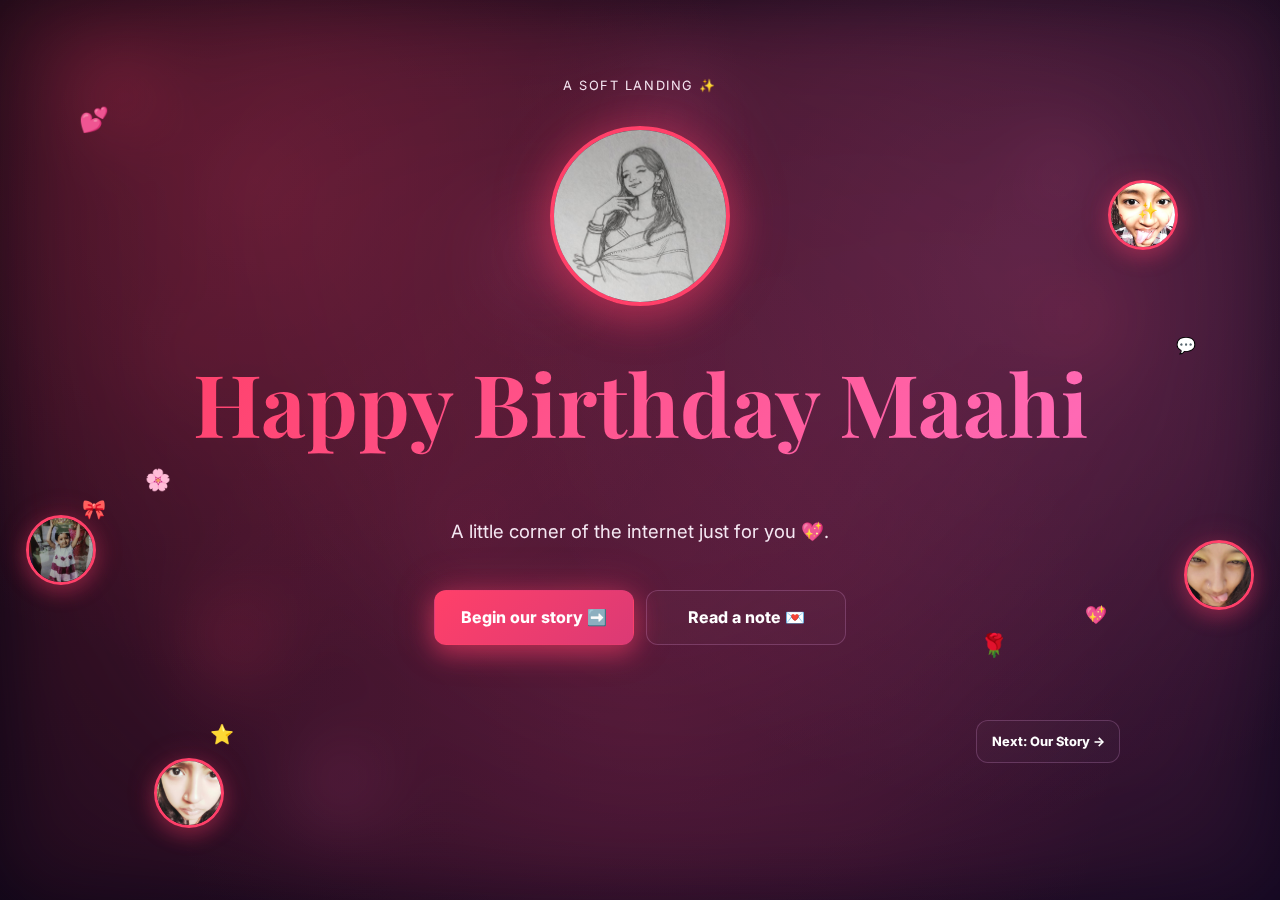
<file: index.html>
<!doctype html>
<html lang="en">
<head>
  <meta charset="utf-8" />
  <meta name="viewport" content="width=device-width, initial-scale=1" />
  <title>For You</title>
  <link rel="preconnect" href="https://fonts.googleapis.com">
  <link rel="preconnect" href="https://fonts.gstatic.com" crossorigin>
  <link href="https://fonts.googleapis.com/css2?family=Playfair+Display:wght@400;600;700&family=Inter:wght@300;400;600&display=swap" rel="stylesheet">
  <link rel="stylesheet" href="styles.css" />
</head>
<body>
  <div class="bg-anim" aria-hidden="true"></div>
  <div class="floating-stickers">
    <div class="sticker sticker1">💕</div>
    <div class="sticker sticker2">✨</div>
    <div class="sticker sticker3">🌸</div>
    <div class="sticker sticker4">💖</div>
    <div class="sticker sticker5">⭐</div>
    <div class="sticker sticker6">🌹</div>
    <div class="sticker sticker7">💬</div>
    <div class="sticker sticker8">🎀</div>
  </div>
  <img src="images/circle-1.jpg" alt="Decorative sticker 1" class="circular-img img1">
  <img src="images/circle-2.jpg" alt="Decorative sticker 2" class="circular-img img2">
  <img src="images/circle-3.jpg" alt="Decorative sticker 3" class="circular-img img3">
  <img src="images/circle-4.jpg" alt="Decorative sticker 4" class="circular-img img4">
  <nav class="nav">
    <a class="brand" href="index.html">For You</a>
    <div class="nav-links">
      <a href="story.html">Story</a>
      <a href="messages.html">Messages</a>
      <a href="gallery.html">Gallery</a>
      <a href="compliments.html">Compliments</a>
      <a href="personalized.html">Us</a>
    </div>
  </nav>

  <main class="page hero">
    <p class="eyebrow">A soft landing ✨</p>
    <img src="first.jpg" alt="Profile" class="hero-image">
    <h1 class="her-name" contenteditable="false" spellcheck="false">Happy Birthday Maahi</h1>
    <p class="tagline">A little corner of the internet just for you 💖.</p>
    <div class="cta-row">
      <a class="btn primary" href="story.html">Begin our story ➡️</a>
      <a class="btn ghost" href="messages.html">Read a note 💌</a>
    </div>
  </main>

  <footer class="footer">
    <a class="btn ghost" href="story.html">Next: Our Story →</a>
  </footer>
  <script src="script.js"></script>
</body>
</html>
</file>
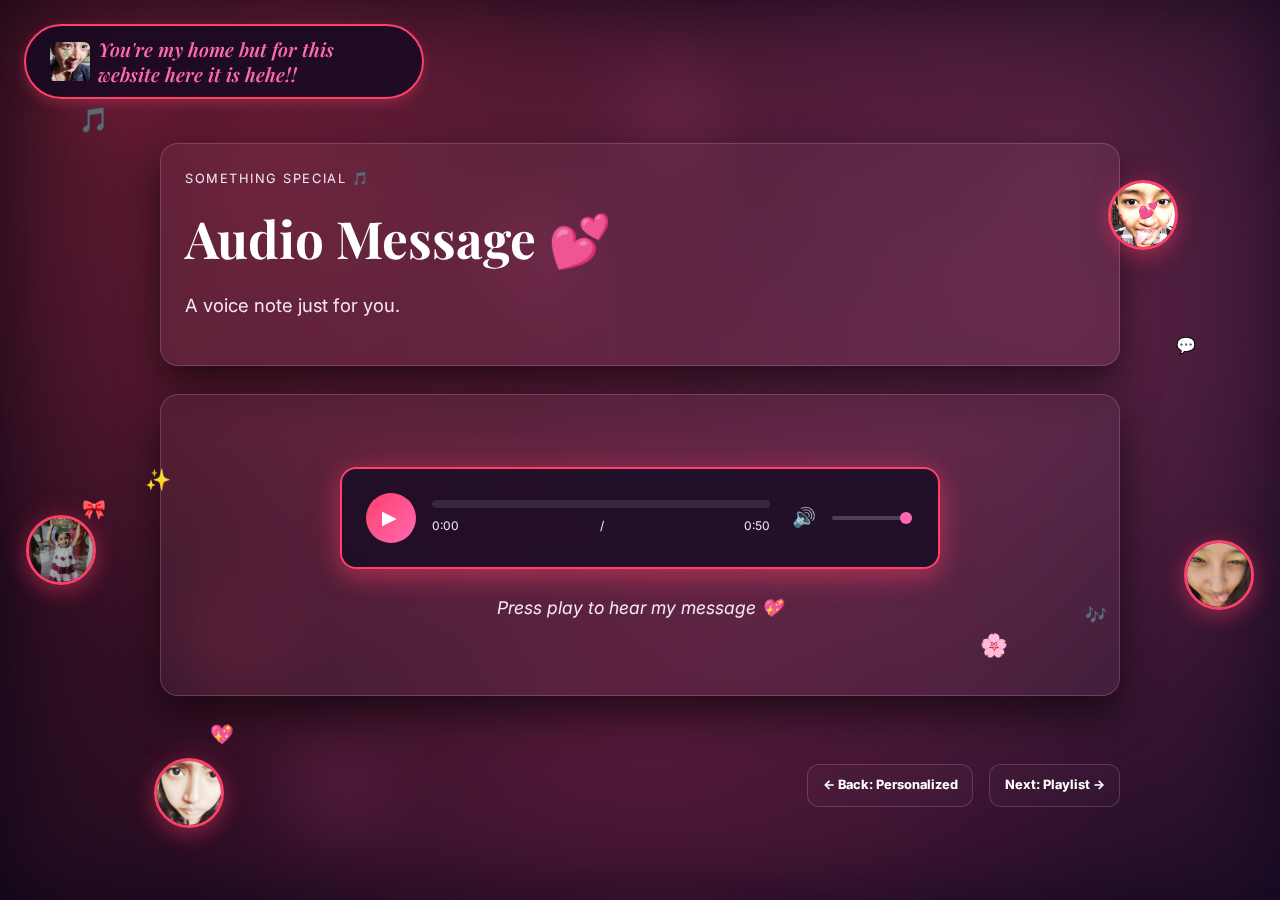
<file: audio.html>
<!doctype html>
<html lang="en">
<head>
  <meta charset="utf-8" />
  <meta name="viewport" content="width=device-width, initial-scale=1" />
  <title>Audio Message</title>
  <link rel="preconnect" href="https://fonts.googleapis.com">
  <link rel="preconnect" href="https://fonts.gstatic.com" crossorigin>
  <link href="https://fonts.googleapis.com/css2?family=Playfair+Display:wght@400;600;700&family=Inter:wght@300;400;600&display=swap" rel="stylesheet">
  <link rel="stylesheet" href="styles.css" />
</head>
<body>
  <a href="index.html" class="home-btn" title="Back to Home">
    <img src="home-icon.png" alt="Home" class="home-icon">
    <span class="cloud-text">You're my home but for this website here it is hehe!!</span>
  </a>
  <div class="bg-anim" aria-hidden="true"></div>
  <div class="floating-stickers">
    <div class="sticker sticker1">🎵</div>
    <div class="sticker sticker2">💕</div>
    <div class="sticker sticker3">✨</div>
    <div class="sticker sticker4">🎶</div>
    <div class="sticker sticker5">💖</div>
    <div class="sticker sticker6">🌸</div>
    <div class="sticker sticker7">💬</div>
    <div class="sticker sticker8">🎀</div>
  </div>
  <img src="images/circle-1.jpg" alt="Decorative sticker 1" class="circular-img img1">
  <img src="images/circle-2.jpg" alt="Decorative sticker 2" class="circular-img img2">
  <img src="images/circle-3.jpg" alt="Decorative sticker 3" class="circular-img img3">
  <img src="images/circle-4.jpg" alt="Decorative sticker 4" class="circular-img img4">
  <nav class="nav">
    <a class="brand" href="index.html">For You</a>
    <div class="nav-links">
      <a href="story.html">Story</a>
      <a href="messages.html">Messages</a>
      <a href="gallery.html">Gallery</a>
      <a href="compliments.html">Compliments</a>
      <a href="personalized.html">Us</a>
    </div>
  </nav>

  <main class="page">
    <header class="section">
      <p class="eyebrow">Something special 🎵</p>
      <h1>Audio Message 💕</h1>
      <p class="tagline">A voice note just for you.</p>
    </header>

    <section class="section" id="audio-player">
      <div class="audio-container">
        <audio id="audio" class="audio-element">
          <source src="your-audio.mp3" type="audio/mpeg">
          Your browser does not support the audio element.
        </audio>
        <div class="custom-audio-player">
          <button id="playPauseBtn" class="play-btn" aria-label="Play">▶</button>
          <div class="progress-container">
            <div class="progress-bar">
              <div class="progress-fill" id="progressFill"></div>
            </div>
            <div class="time-display">
              <span id="currentTime">0:00</span> / <span id="duration">0:00</span>
            </div>
          </div>
          <div class="volume-control">
            <button id="muteBtn" aria-label="Mute">🔊</button>
            <input type="range" id="volumeSlider" min="0" max="100" value="100" class="volume-slider">
          </div>
        </div>
        <p class="audio-caption">Press play to hear my message 💖</p>
      </div>
    </section>
  </main>

  <footer class="footer">
    <a class="btn ghost" href="personalized.html">← Back: Personalized</a>
    <a class="btn ghost" href="playlist.html">Next: Playlist →</a>
  </footer>
  <script src="script.js"></script>
</body>
</html>
</file>
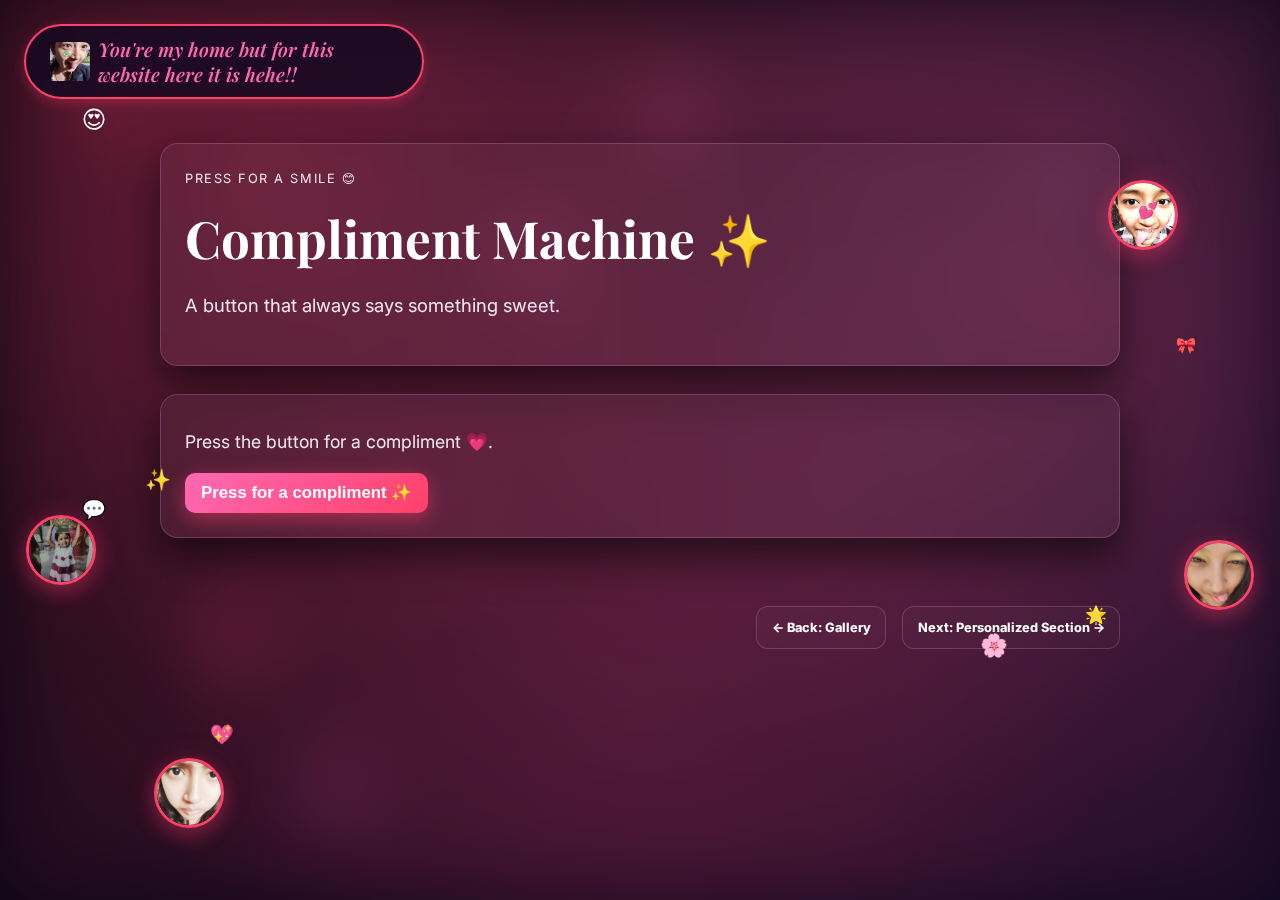
<file: compliments.html>
<!doctype html>
<html lang="en">
<head>
  <meta charset="utf-8" />
  <meta name="viewport" content="width=device-width, initial-scale=1" />
  <title>Compliment Generator</title>
  <link rel="preconnect" href="https://fonts.googleapis.com">
  <link rel="preconnect" href="https://fonts.gstatic.com" crossorigin>
  <link href="https://fonts.googleapis.com/css2?family=Playfair+Display:wght@400;600;700&family=Inter:wght@300;400;600&display=swap" rel="stylesheet">
  <link rel="stylesheet" href="styles.css" />
</head>
<body>
  <a href="index.html" class="home-btn" title="Back to Home">
    <img src="home-icon.png" alt="Home" class="home-icon">
    <span class="cloud-text">You're my home but for this website here it is hehe!!</span>
  </a>
  <div class="bg-anim" aria-hidden="true"></div>
  <div class="floating-stickers">
    <div class="sticker sticker1">😍</div>
    <div class="sticker sticker2">💕</div>
    <div class="sticker sticker3">✨</div>
    <div class="sticker sticker4">🌟</div>
    <div class="sticker sticker5">💖</div>
    <div class="sticker sticker6">🌸</div>
    <div class="sticker sticker7">🎀</div>
    <div class="sticker sticker8">💬</div>
  </div>
  <img src="images/circle-1.jpg" alt="Decorative sticker 1" class="circular-img img1">
  <img src="images/circle-2.jpg" alt="Decorative sticker 2" class="circular-img img2">
  <img src="images/circle-3.jpg" alt="Decorative sticker 3" class="circular-img img3">
  <img src="images/circle-4.jpg" alt="Decorative sticker 4" class="circular-img img4">
  <nav class="nav">
    <a class="brand" href="index.html">For You</a>
    <div class="nav-links">
      <a href="story.html">Story</a>
      <a href="messages.html">Messages</a>
      <a href="gallery.html">Gallery</a>
      <a href="compliments.html">Compliments</a>
      <a href="personalized.html">Us</a>
    </div>
  </nav>

  <main class="page">
    <header class="section">
      <p class="eyebrow">Press for a smile 😊</p>
      <h1>Compliment Machine ✨</h1>
      <p class="tagline">A button that always says something sweet.</p>
    </header>

    <section class="section" id="compliments">
      <p class="compliment" aria-live="polite" style="font-size:1.1rem;">Press the button for a compliment 💗.</p>
      <button id="compliment-btn" class="btn primary" style="font-size:1.05rem;">Press for a compliment ✨</button>
    </section>
  </main>

  <footer class="footer">    <a class="btn ghost" href="gallery.html">← Back: Gallery</a>    <a class="btn ghost" href="personalized.html">Next: Personalized Section →</a>
  </footer>
  <script src="script.js"></script>
</body>
</html>
</file>
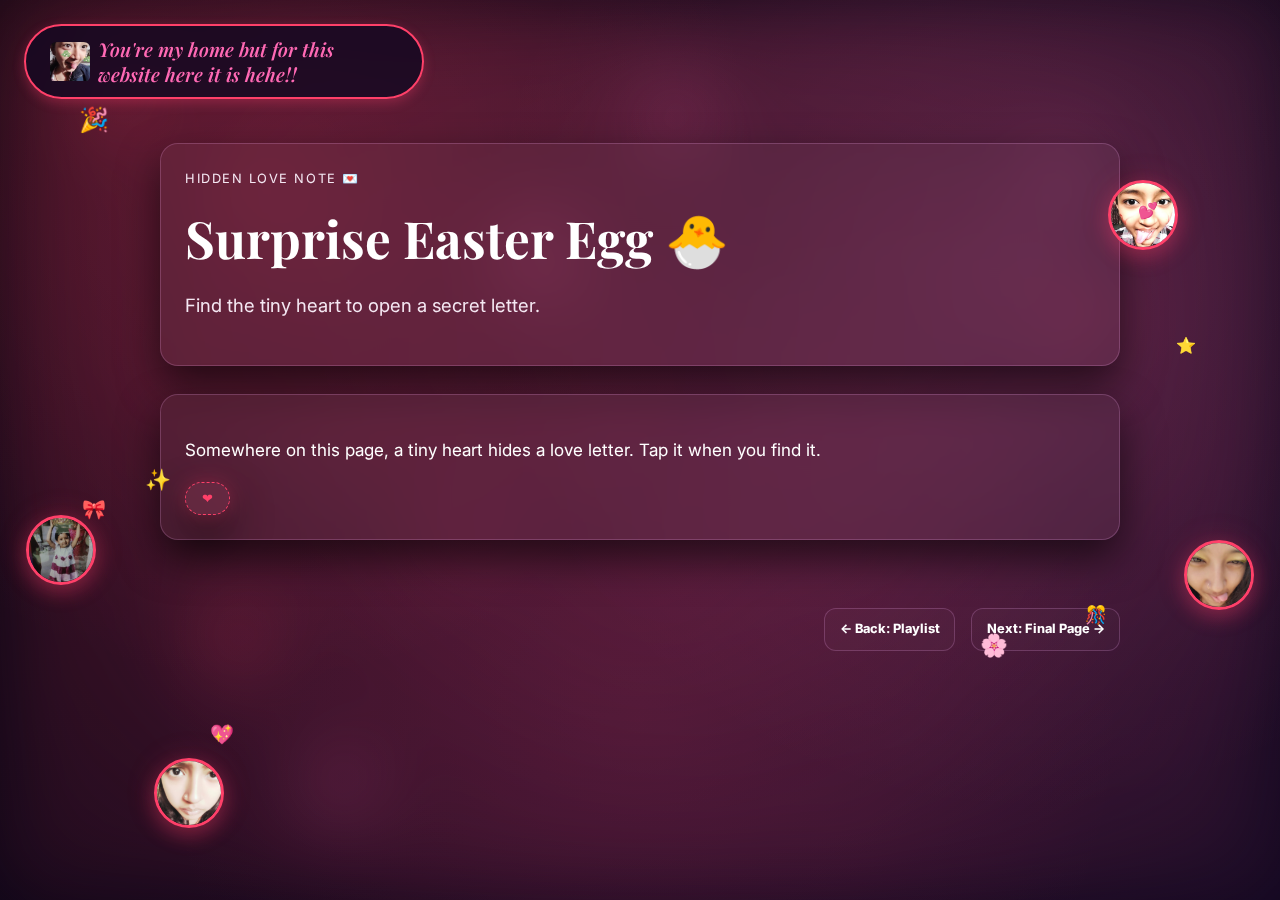
<file: easter-egg.html>
<!doctype html>
<html lang="en">
<head>
  <meta charset="utf-8" />
  <meta name="viewport" content="width=device-width, initial-scale=1" />
  <title>Surprise Easter Egg</title>
  <link rel="preconnect" href="https://fonts.googleapis.com">
  <link rel="preconnect" href="https://fonts.gstatic.com" crossorigin>
  <link href="https://fonts.googleapis.com/css2?family=Playfair+Display:wght@400;600;700&family=Inter:wght@300;400;600&display=swap" rel="stylesheet">
  <link rel="stylesheet" href="styles.css" />
</head>
<body>
  <a href="index.html" class="home-btn" title="Back to Home">
    <img src="home-icon.png" alt="Home" class="home-icon">
    <span class="cloud-text">You're my home but for this website here it is hehe!!</span>
  </a>
  <div class="bg-anim" aria-hidden="true"></div>
  <div class="floating-stickers">
    <div class="sticker sticker1">🎉</div>
    <div class="sticker sticker2">💕</div>
    <div class="sticker sticker3">✨</div>
    <div class="sticker sticker4">🎊</div>
    <div class="sticker sticker5">💖</div>
    <div class="sticker sticker6">🌸</div>
    <div class="sticker sticker7">⭐</div>
    <div class="sticker sticker8">🎀</div>
  </div>
  <img src="images/circle-1.jpg" alt="Decorative sticker 1" class="circular-img img1">
  <img src="images/circle-2.jpg" alt="Decorative sticker 2" class="circular-img img2">
  <img src="images/circle-3.jpg" alt="Decorative sticker 3" class="circular-img img3">
  <img src="images/circle-4.jpg" alt="Decorative sticker 4" class="circular-img img4">
  <nav class="nav">
    <a class="brand" href="index.html">For You</a>
    <div class="nav-links">
      <a href="story.html">Story</a>
      <a href="messages.html">Messages</a>
      <a href="gallery.html">Gallery</a>
      <a href="compliments.html">Compliments</a>
      <a href="personalized.html">Us</a>
    </div>
  </nav>

  <main class="page">
    <header class="section">
      <p class="eyebrow">Hidden love note 💌</p>
      <h1>Surprise Easter Egg 🐣</h1>
      <p class="tagline">Find the tiny heart to open a secret letter.</p>
    </header>

    <section class="section" id="easter">
      <p>Somewhere on this page, a tiny heart hides a love letter. Tap it when you find it.</p>
      <button class="heart" aria-label="hidden heart">❤</button>
    </section>
  </main>

  <div id="note-modal" class="modal" hidden>
    <div class="modal-backdrop"></div>
    <div class="modal-content">
      <button class="modal-close" id="close-note-modal" aria-label="Close">✕</button>
      <p id="note-content"></p>
    </div>
  </div>

  <footer class="footer">
    <a class="btn ghost" href="playlist.html">← Back: Playlist</a>
    <a class="btn ghost" href="final.html">Next: Final Page →</a>
  </footer>
  <script src="script.js"></script>
</body>
</html>
</file>
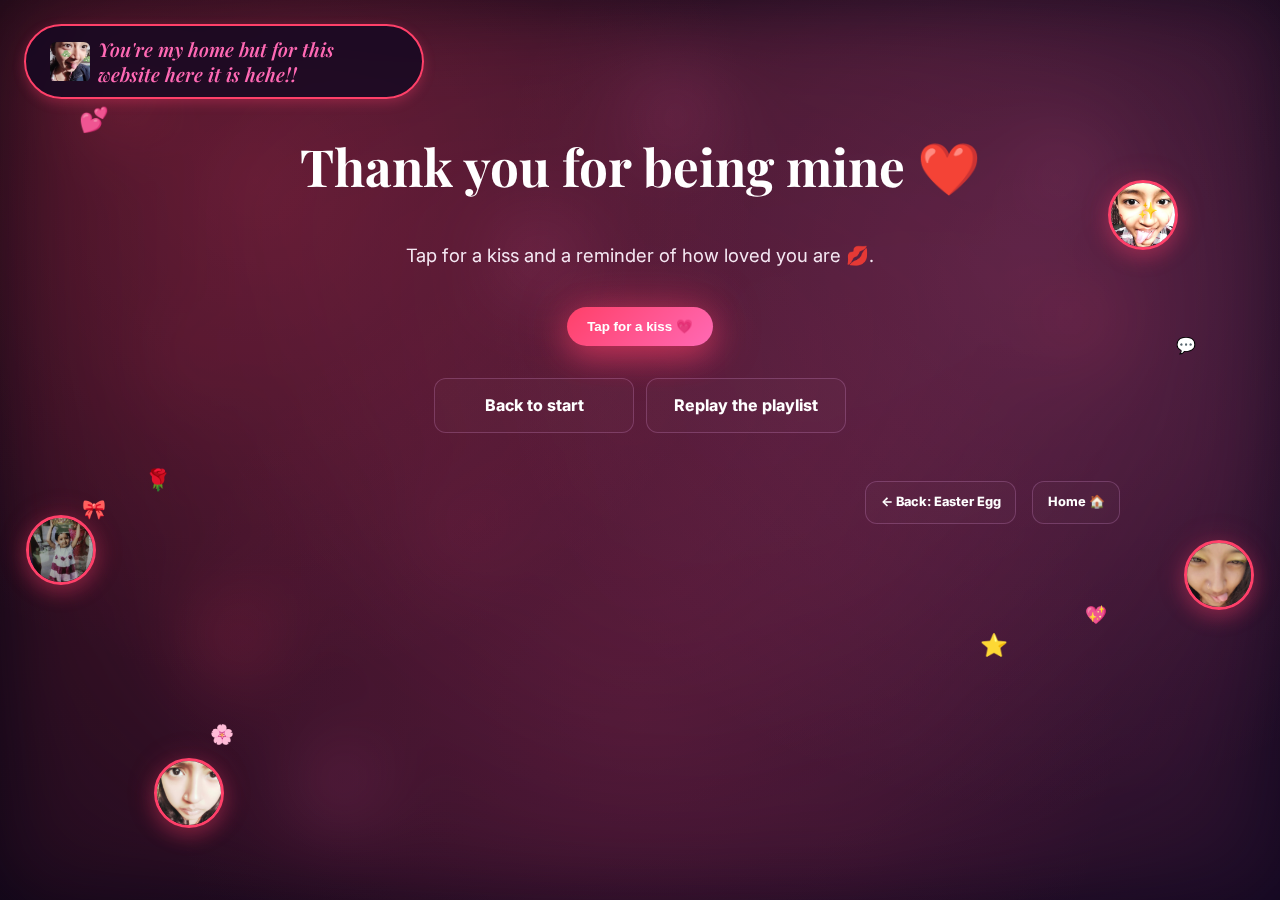
<file: final.html>
<!doctype html>
<html lang="en">
<head>
  <meta charset="utf-8" />
  <meta name="viewport" content="width=device-width, initial-scale=1" />
  <title>Final Page</title>
  <link rel="preconnect" href="https://fonts.googleapis.com">
  <link rel="preconnect" href="https://fonts.gstatic.com" crossorigin>
  <link href="https://fonts.googleapis.com/css2?family=Playfair+Display:wght@400;600;700&family=Inter:wght@300;400;600&display=swap" rel="stylesheet">
  <link rel="stylesheet" href="styles.css" />
</head>
<body>
  <a href="index.html" class="home-btn" title="Back to Home">
    <img src="home-icon.png" alt="Home" class="home-icon">
    <span class="cloud-text">You're my home but for this website here it is hehe!!</span>
  </a>
  <div class="bg-anim" aria-hidden="true"></div>
  <div class="floating-stickers">
    <div class="sticker sticker1">💕</div>
    <div class="sticker sticker2">✨</div>
    <div class="sticker sticker3">🌹</div>
    <div class="sticker sticker4">💖</div>
    <div class="sticker sticker5">🌸</div>
    <div class="sticker sticker6">⭐</div>
    <div class="sticker sticker7">💬</div>
    <div class="sticker sticker8">🎀</div>
  </div>
  <img src="images/circle-1.jpg" alt="Decorative sticker 1" class="circular-img img1">
  <img src="images/circle-2.jpg" alt="Decorative sticker 2" class="circular-img img2">
  <img src="images/circle-3.jpg" alt="Decorative sticker 3" class="circular-img img3">
  <img src="images/circle-4.jpg" alt="Decorative sticker 4" class="circular-img img4">
  <nav class="nav">
    <a class="brand" href="index.html">For You</a>
    <div class="nav-links">
      <a href="story.html">Story</a>
      <a href="messages.html">Messages</a>
      <a href="gallery.html">Gallery</a>
      <a href="compliments.html">Compliments</a>
      <a href="personalized.html">Us</a>
    </div>
  </nav>

  <main class="page final">
    <h1>Thank you for being mine ❤️</h1>
    <p class="tagline">Tap for a kiss and a reminder of how loved you are 💋.</p>
    <button id="kiss">Tap for a kiss 💗</button>
    <div class="kiss-anim" aria-hidden="true" hidden>💋</div>
    <div class="cta-row" style="margin-top:1rem;">
      <a class="btn ghost" href="index.html">Back to start</a>
      <a class="btn ghost" href="playlist.html">Replay the playlist</a>
    </div>
  </main>

  <footer class="footer">
    <a class="btn ghost" href="easter-egg.html">← Back: Easter Egg</a>
    <a class="btn ghost" href="index.html">Home 🏠</a>
  </footer>

  <script src="script.js"></script>
</body>
</html>
</file>
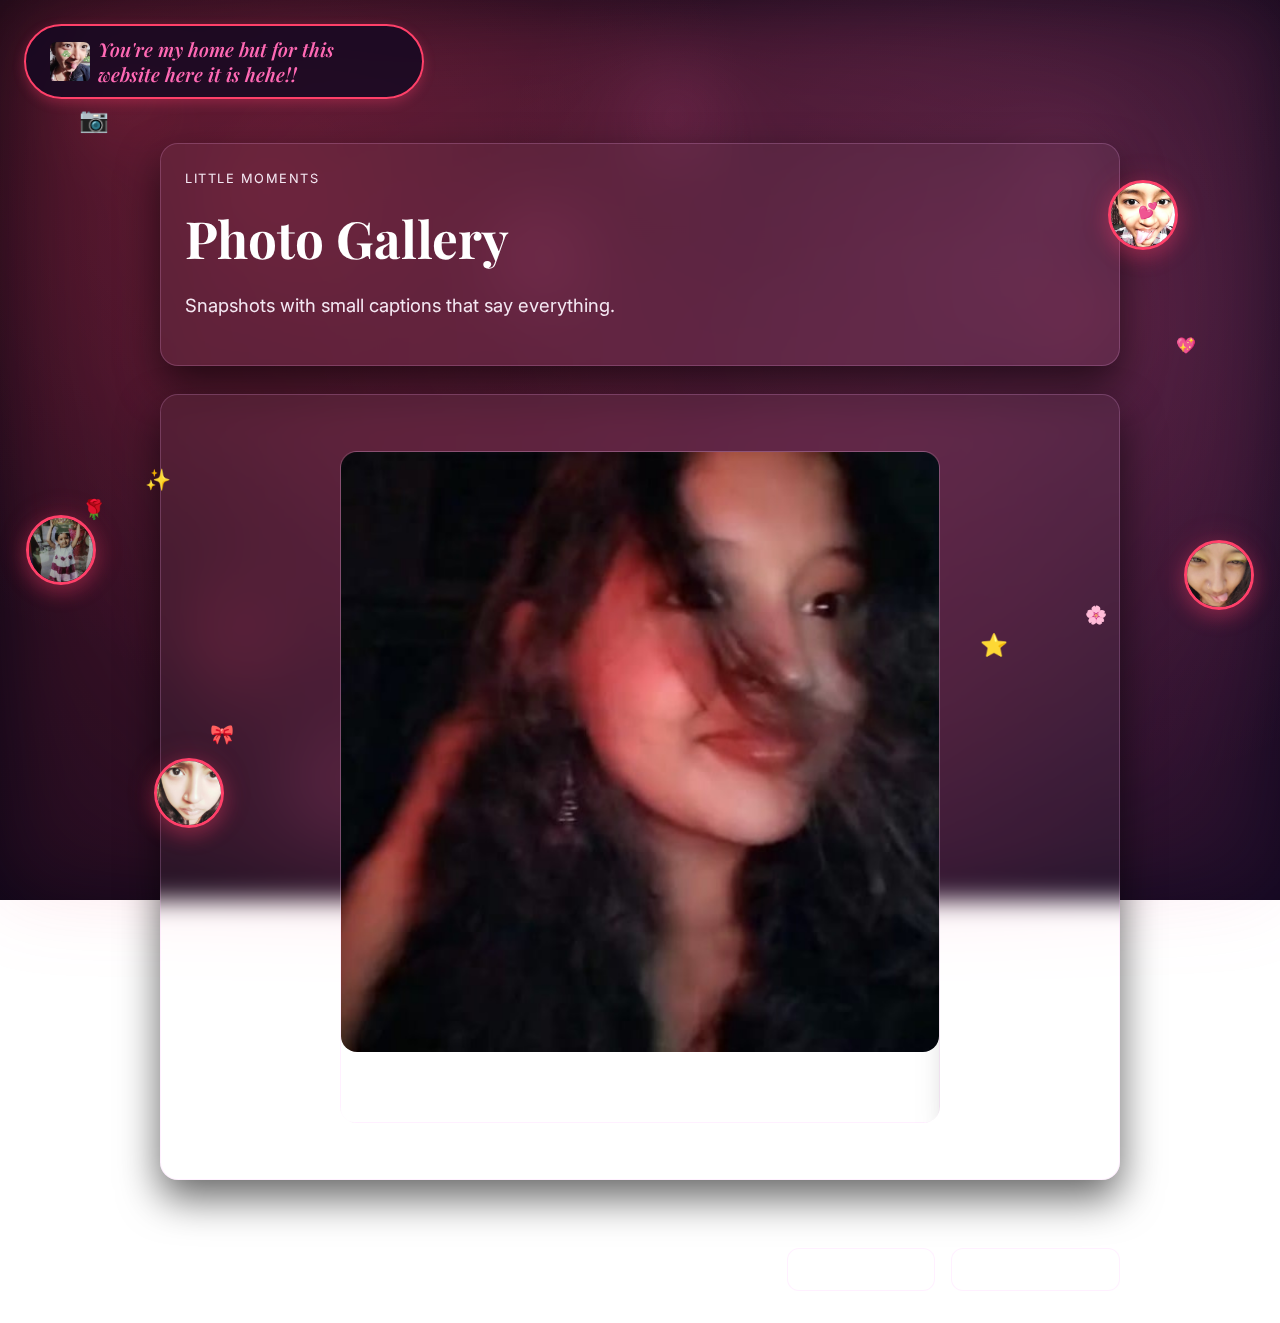
<file: gallery.html>
﻿<!doctype html>
<html lang="en">
<head>
  <meta charset="utf-8" />
  <meta name="viewport" content="width=device-width, initial-scale=1" />
  <title>Photo Gallery</title>
  <link rel="preconnect" href="https://fonts.googleapis.com">
  <link rel="preconnect" href="https://fonts.gstatic.com" crossorigin>
  <link href="https://fonts.googleapis.com/css2?family=Playfair+Display:wght@400;600;700&family=Inter:wght@300;400;600&display=swap" rel="stylesheet">
  <link rel="stylesheet" href="styles.css" />
</head>
<body>
  <a href="index.html" class="home-btn" title="Back to Home">
    <img src="home-icon.png" alt="Home" class="home-icon">
    <span class="cloud-text">You're my home but for this website here it is hehe!!</span>
  </a>
  <div class="bg-anim" aria-hidden="true"></div>
  <div class="floating-stickers">
    <div class="sticker sticker1">📷</div>
    <div class="sticker sticker2">💕</div>
    <div class="sticker sticker3">✨</div>
    <div class="sticker sticker4">🌸</div>
    <div class="sticker sticker5">🎀</div>
    <div class="sticker sticker6">⭐</div>
    <div class="sticker sticker7">💖</div>
    <div class="sticker sticker8">🌹</div>
  </div>
  <img src="images/circle-1.jpg" alt="Decorative sticker 1" class="circular-img img1">
  <img src="images/circle-2.jpg" alt="Decorative sticker 2" class="circular-img img2">
  <img src="images/circle-3.jpg" alt="Decorative sticker 3" class="circular-img img3">
  <img src="images/circle-4.jpg" alt="Decorative sticker 4" class="circular-img img4">
  <nav class="nav">
    <a class="brand" href="index.html">For You</a>
    <div class="nav-links">
      <a href="story.html">Story</a>
      <a href="messages.html">Messages</a>
      <a href="gallery.html">Gallery</a>
      <a href="compliments.html">Compliments</a>
      <a href="personalized.html">Us</a>
    </div>
  </nav>

  <main class="page">
    <header class="section">
      <p class="eyebrow">Little moments </p>
      <h1>Photo Gallery </h1>
      <p class="tagline">Snapshots with small captions that say everything.</p>
    </header>

    <section class="section" id="gallery">
      <div class="carousel">
        <div class="carousel-track">
          <figure class="carousel-slide">
            <img src="1.jpeg" alt="Memory 1" />
            <figcaption>This day. This smile. My weakness. </figcaption>
          </figure>
          <figure class="carousel-slide">
            <img src="2.jpeg" alt="Memory 2" />
            <figcaption>I still can't believe I get to call you mine. </figcaption>
          </figure>
          <figure class="carousel-slide">
            <img src="3.jpeg " alt="Memory 3" />
            <figcaption>Your laughter is my favorite song. </figcaption>
          </figure>
          <figure class="carousel-slide">
            <img src="4.jpeg" alt="Memory 4" />
            <figcaption>Every adventure is better with you. </figcaption>
          </figure>
          <figure class="carousel-slide">
            <img src="5.jpeg" alt="Memory 5" />
            <figcaption>Small moments, big feelings. Always you. </figcaption>
          </figure>
          <figure class="carousel-slide">
            <img src="6.jpeg" alt="Memory 6" />
            <figcaption>Sunsets feel softer next to you. </figcaption>
          </figure>
          <figure class="carousel-slide">
            <img src="7.jpeg" alt="Memory 7" />
            <figcaption>Seven reasons? I only need one: you. </figcaption>
          </figure>
        </div>
      </div>
    </section>
  </main>

  <footer class="footer">
    <a class="btn ghost" href="messages.html">← Back: Messages</a>
    <a class="btn ghost" href="compliments.html">Next: Compliments →</a>
  </footer>
  <script src="script.js"></script>
</body>
</html>
</file>
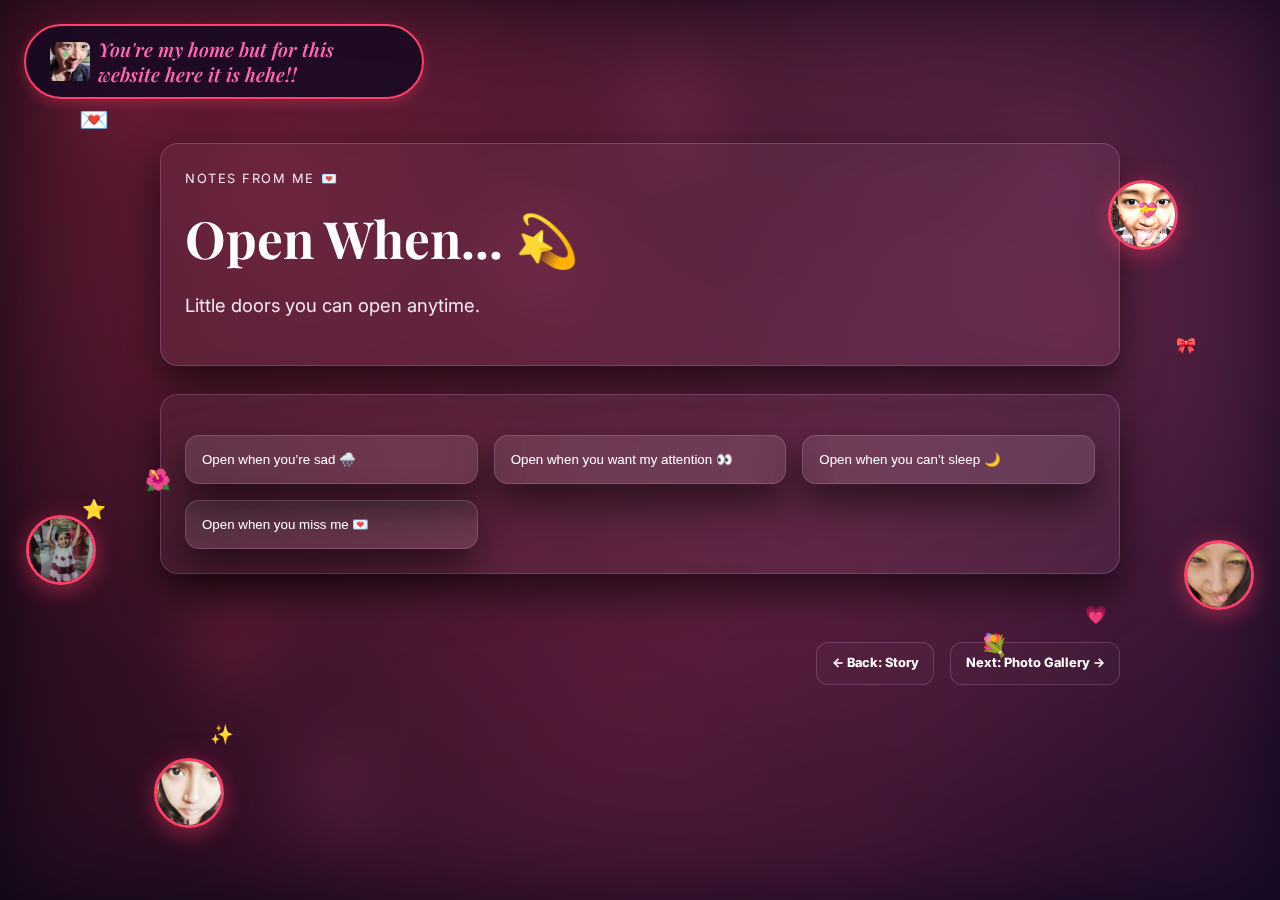
<file: messages.html>
<!doctype html>
<html lang="en">
<head>
  <meta charset="utf-8" />
  <meta name="viewport" content="width=device-width, initial-scale=1" />
  <title>Open When Messages</title>
  <link rel="preconnect" href="https://fonts.googleapis.com">
  <link rel="preconnect" href="https://fonts.gstatic.com" crossorigin>
  <link href="https://fonts.googleapis.com/css2?family=Playfair+Display:wght@400;600;700&family=Inter:wght@300;400;600&display=swap" rel="stylesheet">
  <link rel="stylesheet" href="styles.css" />
</head>
<body>
  <a href="index.html" class="home-btn" title="Back to Home">
    <img src="home-icon.png" alt="Home" class="home-icon">
    <span class="cloud-text">You're my home but for this website here it is hehe!!</span>
  </a>
  <div class="bg-anim" aria-hidden="true"></div>
  <div class="floating-stickers">
    <div class="sticker sticker1">💌</div>
    <div class="sticker sticker2">💝</div>
    <div class="sticker sticker3">🌺</div>
    <div class="sticker sticker4">💗</div>
    <div class="sticker sticker5">✨</div>
    <div class="sticker sticker6">💐</div>
    <div class="sticker sticker7">🎀</div>
    <div class="sticker sticker8">⭐</div>
  </div>
  <img src="images/circle-1.jpg" alt="Decorative sticker 1" class="circular-img img1">
  <img src="images/circle-2.jpg" alt="Decorative sticker 2" class="circular-img img2">
  <img src="images/circle-3.jpg" alt="Decorative sticker 3" class="circular-img img3">
  <img src="images/circle-4.jpg" alt="Decorative sticker 4" class="circular-img img4">
  <nav class="nav">
    <a class="brand" href="index.html">For You</a>
    <div class="nav-links">
      <a href="story.html">Story</a>
      <a href="messages.html">Messages</a>
      <a href="gallery.html">Gallery</a>
      <a href="compliments.html">Compliments</a>
      <a href="personalized.html">Us</a>
    </div>
  </nav>

  <main class="page">
    <header class="section">
      <p class="eyebrow">Notes from me 💌</p>
      <h1>Open When... 💫</h1>
      <p class="tagline">Little doors you can open anytime.</p>
    </header>

    <section class="section" id="messages">
      <div class="cards">
        <button class="card" data-note="sad">Open when you’re sad 🌧️</button>
        <button class="card" data-note="attention">Open when you want my attention 👀</button>
        <button class="card" data-note="sleep">Open when you can’t sleep 🌙</button>
        <button class="card" data-note="miss">Open when you miss me 💌</button>
      </div>
    </section>
  </main>

  <div id="note-modal" class="modal" hidden>
    <div class="modal-backdrop"></div>
    <div class="modal-content">
      <button class="modal-close" id="close-modal" aria-label="Close">✕</button>
      <p id="note-content"></p>
    </div>
  </div>

  <footer class="footer">
    <a class="btn ghost" href="story.html">← Back: Story</a>
    <a class="btn ghost" href="gallery.html">Next: Photo Gallery →</a>
  </footer>
  <script src="script.js"></script>
</body>
</html>
</file>
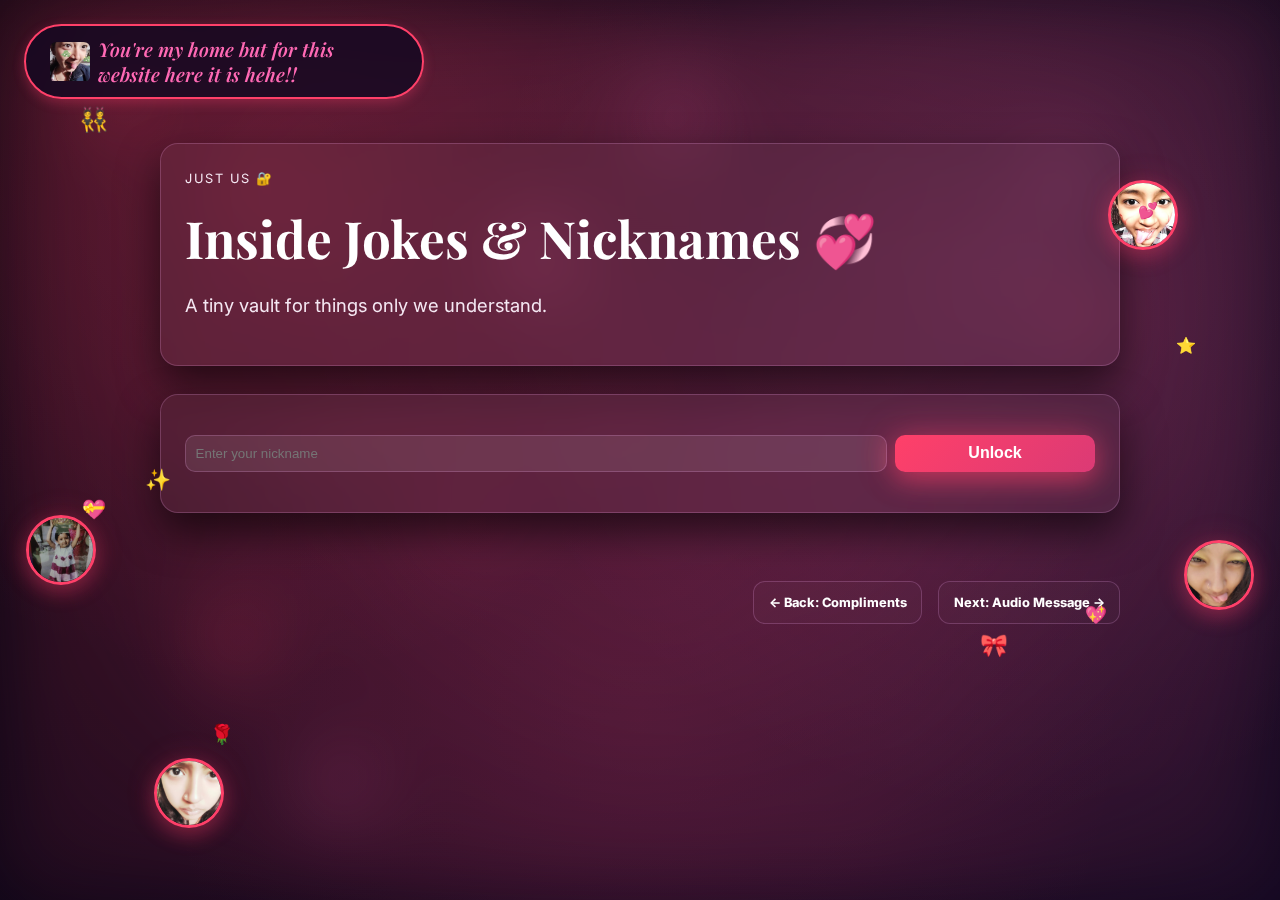
<file: personalized.html>
<!doctype html>
<html lang="en">
<head>
  <meta charset="utf-8" />
  <meta name="viewport" content="width=device-width, initial-scale=1" />
  <title>Just Us</title>
  <link rel="preconnect" href="https://fonts.googleapis.com">
  <link rel="preconnect" href="https://fonts.gstatic.com" crossorigin>
  <link href="https://fonts.googleapis.com/css2?family=Playfair+Display:wght@400;600;700&family=Inter:wght@300;400;600&display=swap" rel="stylesheet">
  <link rel="stylesheet" href="styles.css" />
</head>
<body>
  <a href="index.html" class="home-btn" title="Back to Home">
    <img src="home-icon.png" alt="Home" class="home-icon">
    <span class="cloud-text">You're my home but for this website here it is hehe!!</span>
  </a>
  <div class="bg-anim" aria-hidden="true"></div>
  <div class="floating-stickers">
    <div class="sticker sticker1">👯</div>
    <div class="sticker sticker2">💕</div>
    <div class="sticker sticker3">✨</div>
    <div class="sticker sticker4">💖</div>
    <div class="sticker sticker5">🌹</div>
    <div class="sticker sticker6">🎀</div>
    <div class="sticker sticker7">⭐</div>
    <div class="sticker sticker8">💝</div>
  </div>
  <img src="images/circle-1.jpg" alt="Decorative sticker 1" class="circular-img img1">
  <img src="images/circle-2.jpg" alt="Decorative sticker 2" class="circular-img img2">
  <img src="images/circle-3.jpg" alt="Decorative sticker 3" class="circular-img img3">
  <img src="images/circle-4.jpg" alt="Decorative sticker 4" class="circular-img img4">
  <nav class="nav">
    <a class="brand" href="index.html">For You</a>
    <div class="nav-links">
      <a href="story.html">Story</a>
      <a href="messages.html">Messages</a>
      <a href="gallery.html">Gallery</a>
      <a href="compliments.html">Compliments</a>
      <a href="personalized.html">Us</a>
    </div>
  </nav>

  <main class="page">
    <header class="section">
      <p class="eyebrow">Just us 🔐</p>
      <h1>Inside Jokes & Nicknames 💞</h1>
      <p class="tagline">A tiny vault for things only we understand.</p>
    </header>

    <section class="section">
      <div class="lock">
        <input id="pass" type="password" placeholder="Enter your nickname" />
        <button id="unlock" class="btn primary" type="button">Unlock</button>
      </div>
      <div class="secret" hidden>
        <h2>Nicknames Only We Use ✨</h2>
        <ul>
          <li>Radha – my main nickname for you because you are goddess hehe...</li>
          <li>Barfiii – soft, sweet, cute!!</li>
          <li>Cutu – tiny & adorable.</li>
          <li>Sweetie – classic, always fits.</li>
          <li>My Pretty Woman – because, well… you’re stunning.</li>
          <li>Kuchu Puchu – because you are!!</li>
          <li>Meri Maa 😭 – you know why...</li>
        </ul>
        <p class="soft">How you changed my life: you made the ordinary feel magical, the rough days feel lighter, and the future feel exciting 💖.</p>
      </div>
    </section>
  </main>

  <footer class="footer">
    <a class="btn ghost" href="compliments.html">← Back: Compliments</a>
    <a class="btn ghost" href="audio.html">Next: Audio Message →</a>
  </footer>
  <script src="script.js"></script>
</body>
</html>
</file>
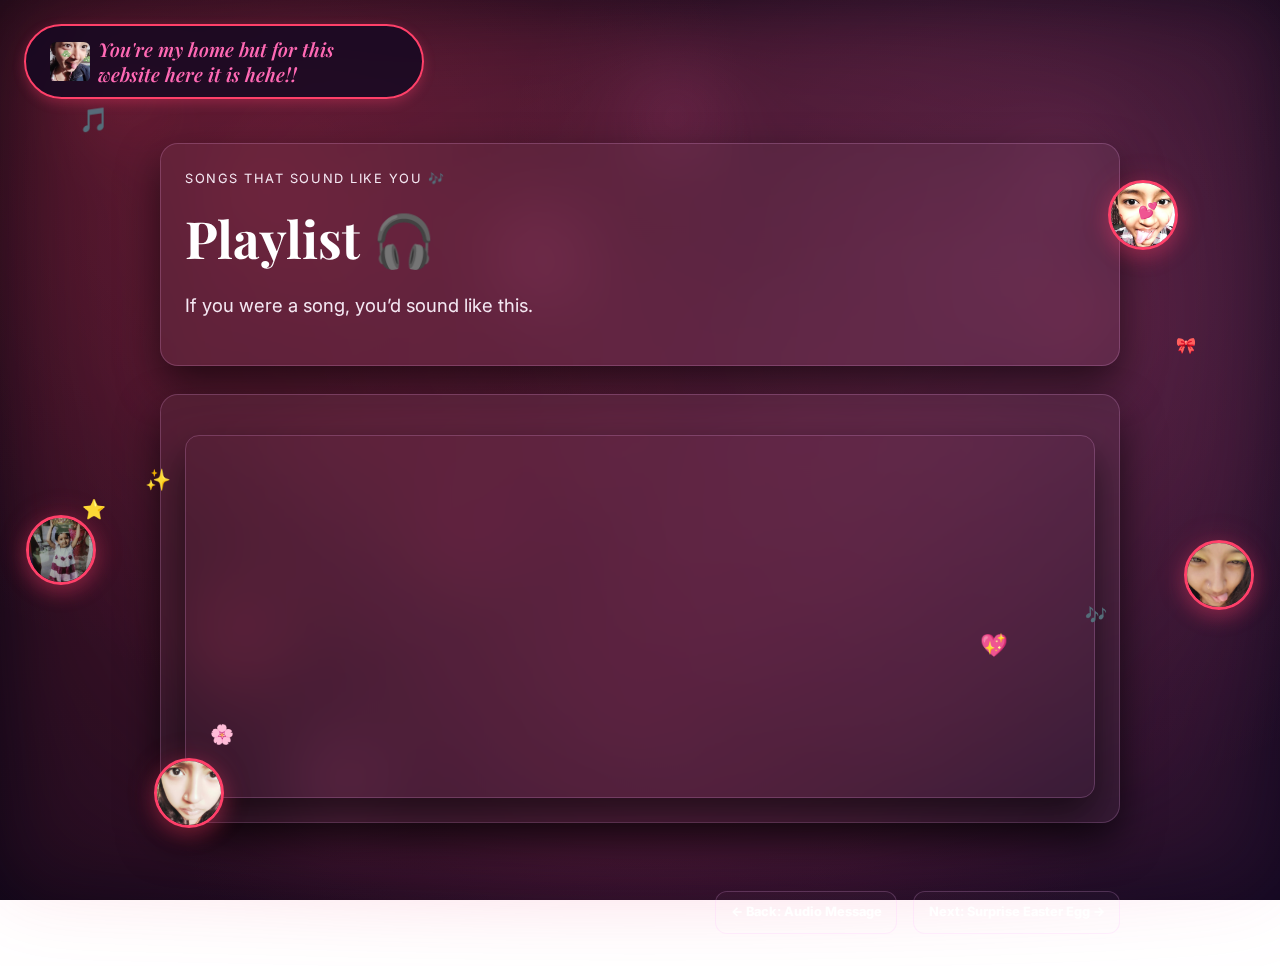
<file: playlist.html>
<!doctype html>
<html lang="en">
<head>
  <meta charset="utf-8" />
  <meta name="viewport" content="width=device-width, initial-scale=1" />
  <title>Playlist For You</title>
  <link rel="preconnect" href="https://fonts.googleapis.com">
  <link rel="preconnect" href="https://fonts.gstatic.com" crossorigin>
  <link href="https://fonts.googleapis.com/css2?family=Playfair+Display:wght@400;600;700&family=Inter:wght@300;400;600&display=swap" rel="stylesheet">
  <link rel="stylesheet" href="styles.css" />
</head>
<body>
  <a href="index.html" class="home-btn" title="Back to Home">
    <img src="home-icon.png" alt="Home" class="home-icon">
    <span class="cloud-text">You're my home but for this website here it is hehe!!</span>
  </a>
  <div class="bg-anim" aria-hidden="true"></div>
  <div class="floating-stickers">
    <div class="sticker sticker1">🎵</div>
    <div class="sticker sticker2">💕</div>
    <div class="sticker sticker3">✨</div>
    <div class="sticker sticker4">🎶</div>
    <div class="sticker sticker5">🌸</div>
    <div class="sticker sticker6">💖</div>
    <div class="sticker sticker7">🎀</div>
    <div class="sticker sticker8">⭐</div>
  </div>
  <img src="images/circle-1.jpg" alt="Decorative sticker 1" class="circular-img img1">
  <img src="images/circle-2.jpg" alt="Decorative sticker 2" class="circular-img img2">
  <img src="images/circle-3.jpg" alt="Decorative sticker 3" class="circular-img img3">
  <img src="images/circle-4.jpg" alt="Decorative sticker 4" class="circular-img img4">
  <nav class="nav">
    <a class="brand" href="index.html">For You</a>
    <div class="nav-links">
      <a href="story.html">Story</a>
      <a href="messages.html">Messages</a>
      <a href="gallery.html">Gallery</a>
      <a href="compliments.html">Compliments</a>
      <a href="personalized.html">Us</a>
    </div>
  </nav>

  <main class="page">
    <header class="section">
      <p class="eyebrow">Songs that sound like you 🎶</p>
      <h1>Playlist 🎧</h1>
      <p class="tagline">If you were a song, you’d sound like this.</p>
    </header>

    <section class="section" id="playlist">
      <div class="embed">
        <iframe data-testid="embed-iframe" style="border-radius:12px" src="https://open.spotify.com/embed/playlist/0ET7ydxCc5UG1cFDOJaSbG?utm_source=generator" width="100%" height="352" frameBorder="0" allowfullscreen="" allow="autoplay; clipboard-write; encrypted-media; fullscreen; picture-in-picture" loading="lazy"></iframe>
      </div>
    </section>
  </main>

  <footer class="footer">
    <a class="btn ghost" href="audio.html">← Back: Audio Message</a>
    <a class="btn ghost" href="easter-egg.html">Next: Surprise Easter Egg →</a>
  </footer>
  <script src="script.js"></script>
</body>
</html>
</file>
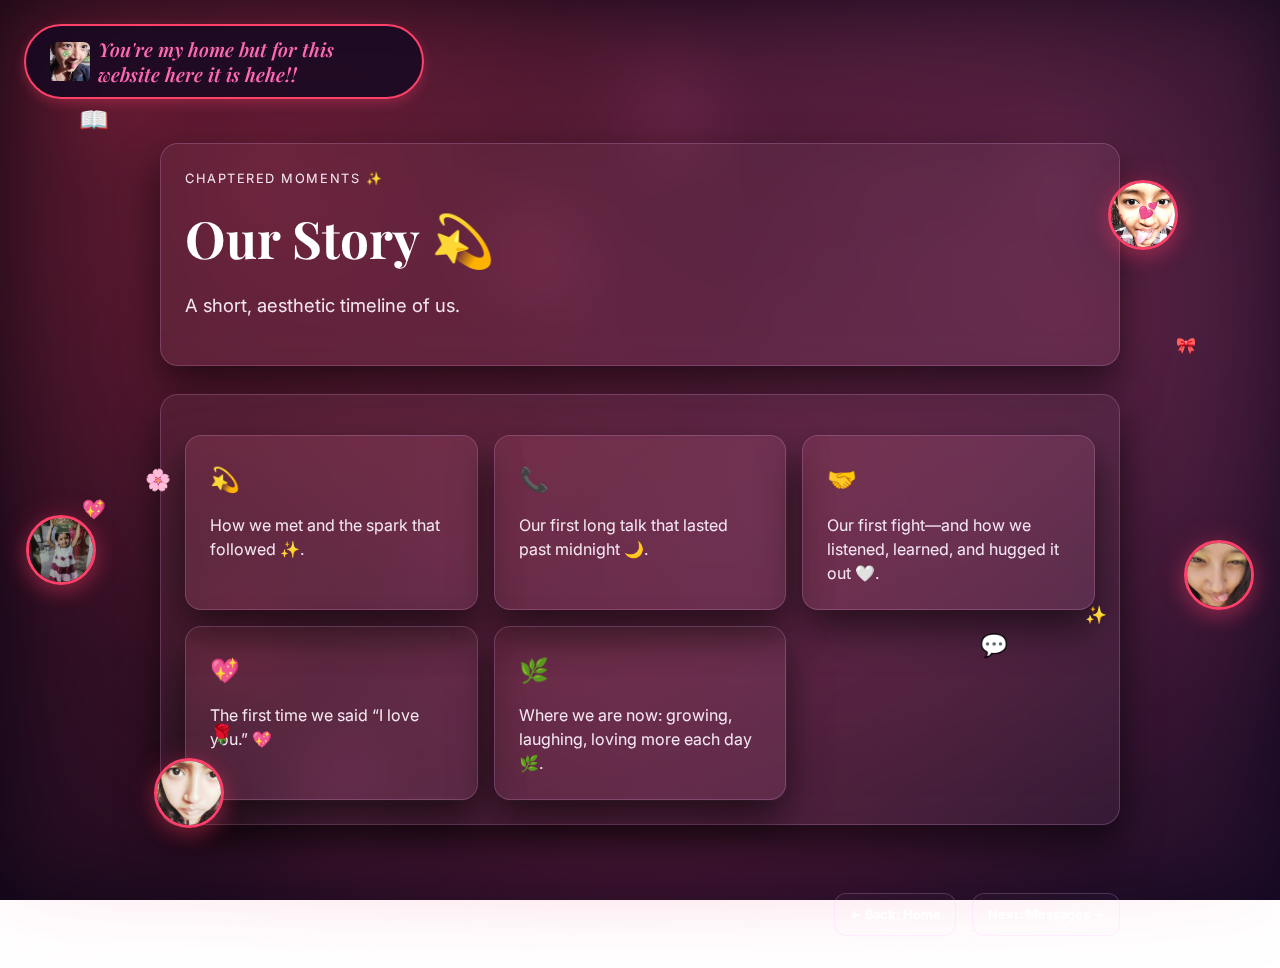
<file: story.html>
<!doctype html>
<html lang="en">
<head>
  <meta charset="utf-8" />
  <meta name="viewport" content="width=device-width, initial-scale=1" />
  <title>Our Story</title>
  <link rel="preconnect" href="https://fonts.googleapis.com">
  <link rel="preconnect" href="https://fonts.gstatic.com" crossorigin>
  <link href="https://fonts.googleapis.com/css2?family=Playfair+Display:wght@400;600;700&family=Inter:wght@300;400;600&display=swap" rel="stylesheet">
  <link rel="stylesheet" href="styles.css" />
</head>
<body>
  <a href="index.html" class="home-btn" title="Back to Home">
    <img src="home-icon.png" alt="Home" class="home-icon">
    <span class="cloud-text">You're my home but for this website here it is hehe!!</span>
  </a>
  <div class="bg-anim" aria-hidden="true"></div>
  <div class="floating-stickers">
    <div class="sticker sticker1">📖</div>
    <div class="sticker sticker2">💕</div>
    <div class="sticker sticker3">🌸</div>
    <div class="sticker sticker4">✨</div>
    <div class="sticker sticker5">🌹</div>
    <div class="sticker sticker6">💬</div>
    <div class="sticker sticker7">🎀</div>
    <div class="sticker sticker8">💖</div>
  </div>
  <img src="images/circle-1.jpg" alt="Decorative sticker 1" class="circular-img img1">
  <img src="images/circle-2.jpg" alt="Decorative sticker 2" class="circular-img img2">
  <img src="images/circle-3.jpg" alt="Decorative sticker 3" class="circular-img img3">
  <img src="images/circle-4.jpg" alt="Decorative sticker 4" class="circular-img img4">
  <nav class="nav">
    <a class="brand" href="index.html">For You</a>
    <div class="nav-links">
      <a href="story.html">Story</a>
      <a href="messages.html">Messages</a>
      <a href="gallery.html">Gallery</a>
      <a href="compliments.html">Compliments</a>
      <a href="personalized.html">Us</a>
    </div>
  </nav>

  <main class="page">
    <header class="section">
      <p class="eyebrow">Chaptered moments ✨</p>
      <h1>Our Story 💫</h1>
      <p class="tagline">A short, aesthetic timeline of us.</p>
    </header>

    <section class="section">
      <div class="timeline">
        <div class="tl-item" role="button" tabindex="0" data-content="26 March, 2:00 AM — When I Felt Something
A late-night Google Meet I thought was a prank again.But it wasn’t.
We talked just a little, yet your vibe stayed with me.
Something about you felt easy… familiar… warm.
That night, without realising it,I started liking you.
19 April — Almost Us
No proper conversations yet.Just a story reply — “😭😭😭”.Then came the reels.(samaj pe) wasn’t official, it wasn’t clear,but it was enough to make me smile every time you showed up.
29 April — When You Became My Girl
I followed you from my real account.You replied to my Pedri story —“Even I know Pedri 😭😭😭”
And that was it.That day, we really began.
Reels turned into conversations,conversations turned into comfort,and comfort turned into something I never wanted to let go of.
The Spark That Followed
I didn’t fall for you all at once.I fell slowly  in pieces, in moments, in feelings.And even now, I’m still falling.For your vibe, your warmth, the way you make things feel right.You’re my girl.
Not just someone I love but someone I choose, every day, a little more than before.">
          <span>💫</span>
          <p>How we met and the spark that followed ✨.</p>
        </div>
        <div class="tl-item" role="button" tabindex="0" data-content="30 June 2025 — A Random Late-Night Chat
It was just a random conversation, nothing planned…
but I remember looking at the clock and realizing it was past midnight.
We talked about small things, random things, silly things…
yet somehow, it felt special.
There was a comfort in talking to you, a warmth I hadn’t expected.
Out of context hai ye chizz but I flirted with you on the first call like rizzzzz😭 you said Jaise me kisi ko call krti to voice note bhejti Mene bola tha  to kya ab mujhe bhi voice notes ayenge? 😭😭😭 fhir we were laughing">
          <span>📞</span>
          <p>Our first long talk that lasted past midnight 🌙.</p>
        </div>
        <div class="tl-item" role="button" tabindex="0" data-content="That first flight together… it wasn’t just a trip.
It was hours of listening, learning, and just being close.We talked about everything and nothing dreams, silly thoughts, random stories…
and in between, there were moments of quiet understanding, where words weren’t needed.
We laughed at each other, teased a little, and slowly the day turned into a memory I didn’t want to end.There were hugs that felt natural, warm, safe…
moments that reminded me, this is my girl, and I don’t want to let go.
Every glance, every laugh, every little touch that day made me fall even more for her.That flight wasn’t just about reaching a destination it was about us discovering us,about feeling comfortable, close, and completely at ease with each other.">
          <span>🤝</span>
          <p>Our first fight—and how we listened, learned, and hugged it out 🤍.</p>
        </div>
        <div class="tl-item" role="button" tabindex="0" data-content="I’ve said it to you a lot of times  sometimes indirectly, sometimes directly,
sometimes in a joke, sometimes in a quiet moment…
but every time, it came straight from my heart.
And then, on 11 June 2025, 1:40 AM, you said it to me.
That moment… everything changed.
Hearing you say “I love you” made every little thing before it feel even more real.
It was soft, it was simple, it was perfect and suddenly, the world felt like it belonged to just the two of us.Since then, every “I love you” has been our little promise,our shared heartbeat,
and a reminder that I’ve fallen for you and I keep falling even more every day.">
          <span>💖</span>
          <p>The first time we said “I love you.” 💖</p>
        </div>
        <div class="tl-item" role="button" tabindex="0" data-content="Where We Are Now
Today, we’re growing, laughing, and loving more with every passing day.
Every moment with you the small jokes, the deep talks, the quiet comfort 
makes me fall for you even more than yesterday.
We’ve shared so much already,
and yet, every day brings something new to discover about each other.
You’re not just my girlfriend you’re my best friend, my safe place, my happiness.Every laugh, every hug, every little “I love you” reminds me
that this journey with you is the most beautiful thing I’ve ever known.
And I can’t wait for all the days, memories, and love that are still waiting for us.Because you and me,Maahi  we’re just getting started">
          <span>🌿</span>
          <p>Where we are now: growing, laughing, loving more each day 🌿.</p>
        </div>
      </div>
    </section>
  </main>

  <!-- Modal for timeline story content -->
  <div id="story-modal" class="modal" hidden>
    <div class="modal-backdrop"></div>
    <div class="modal-content">
      <button class="modal-close" id="close-story-modal" aria-label="Close">✕</button>
      <p id="story-content">Write your story content here by editing the box you clicked (data-content attribute).</p>
    </div>
  </div>

  <footer class="footer">
    <a class="btn ghost" href="index.html">← Back: Home</a>
    <a class="btn ghost" href="messages.html">Next: Messages →</a>
  </footer>
  <script src="script.js"></script>
</body>
</html>
</file>
<file: styles.css>
:root{--bg:#0a0510;--bg2:#120820;--card:rgba(255,255,255,0.06);--card-border:rgba(255,182,255,0.2);--text:#ffffff;--muted:#f5e8f3;--accent:#ff4069;--accent2:#ff69b4;--accent3:#db3a75;--glow:rgba(255,64,105,0.5);--shadow:0 18px 40px rgba(0,0,0,0.6)}
*{box-sizing:border-box}
html,body{height:100%;-webkit-user-select:none;-moz-user-select:none;-ms-user-select:none;user-select:none}
body{margin:0;font-family:Inter,system-ui,-apple-system,Segoe UI,Roboto,"Helvetica Neue",Arial;color:var(--text);background:radial-gradient(circle at 20% 20%, rgba(255,64,105,0.18), transparent 40%),radial-gradient(circle at 80% 30%, rgba(255,105,180,0.14), transparent 45%),radial-gradient(circle at 50% 80%, rgba(219,58,117,0.1), transparent 50%),linear-gradient(140deg, var(--bg), var(--bg2));background-attachment:fixed;font-size:17px;line-height:1.7}
h1,h2{font-family:"Playfair Display",serif;margin:0 0 .5rem}
h1{font-size:clamp(2.6rem,4vw,3.6rem)}
h2{font-size:clamp(1.8rem,3vw,2.3rem)}

.bg-anim{position:fixed;inset:0;z-index:-1;pointer-events:none;background:radial-gradient(1200px 1200px at 20% 20%, rgba(255,64,105,0.2), transparent), radial-gradient(1000px 1000px at 80% 30%, rgba(255,105,180,0.15), transparent), radial-gradient(800px 800px at 50% 70%, rgba(219,58,117,0.12), transparent);filter:blur(40px);animation:float 20s ease-in-out infinite}
.bg-anim::before{content:'';position:absolute;inset:0;background-image:url("data:image/svg+xml,%3Csvg viewBox='0 0 1200 800' xmlns='http://www.w3.org/2000/svg'%3E%3Ccircle cx='100' cy='80' r='35' fill='%23ff4069' opacity='0.25'/%3E%3Cpath d='M800 650 Q810 640 820 650 Q810 660 800 650' fill='%23ff69b4' opacity='0.3'/%3E%3Cpath d='M200 600 L210 620 L220 600 L230 620 Z' fill='%23db3a75' opacity='0.22' transform='rotate(-25 215 610)'/%3E%3Ccircle cx='950' cy='150' r='25' fill='%23ff69b4' opacity='0.24' transform='rotate(30 950 150)'/%3E%3Cpath d='M400 200 M410 180 L420 190 L415 200 Z' fill='%23ff4069' opacity='0.26' transform='rotate(45 415 190)'/%3E%3Ccircle cx='300' cy='700' r='30' fill='%23ff69b4' opacity='0.23'/%3E%3Cpath d='M1050 400 Q1060 390 1070 400 Q1060 410 1050 400' fill='%23db3a75' opacity='0.25'/%3E%3Crect x='150' y='300' width='20' height='40' fill='%23ff4069' opacity='0.24' transform='rotate(-35 160 320)'/%3E%3Ccircle cx='600' cy='100' r='28' fill='%23ff69b4' opacity='0.27'/%3E%3Cpath d='M750 750 L760 730 L770 750' fill='%23ff4069' opacity='0.28' transform='rotate(20 760 740)'/%3E%3C/svg%3E");background-repeat:repeat;background-size:cover;pointer-events:none}
.bg-anim::after{content:'';position:absolute;inset:0;background-image:url("data:image/svg+xml,%3Csvg viewBox='0 0 1000 900' xmlns='http://www.w3.org/2000/svg'%3E%3Cpath d='M80 150 Q85 140 90 150 Q85 160 80 150' fill='%23ff69b4' opacity='0.24'/%3E%3Ccircle cx='850' cy='250' r='22' fill='%23ff4069' opacity='0.23'/%3E%3Cpath d='M500 750 L515 770 L530 750 Q515 765 500 750' fill='%23ff69b4' opacity='0.26' transform='rotate(-40 515 760)'/%3E%3Crect x='350' y='400' width='25' height='35' fill='%23db3a75' opacity='0.25' transform='rotate(55 362 417)'/%3E%3Ccircle cx='180' cy='500' r='32' fill='%23ff4069' opacity='0.22'/%3E%3Cpath d='M900 600 Q910 585 920 600 Q910 615 900 600' fill='%23ff69b4' opacity='0.27'/%3E%3Ccircle cx='420' cy='200' r='26' fill='%23ff69b4' opacity='0.24'/%3E%3Cpath d='M650 450 L665 440 L680 450' fill='%23ff4069' opacity='0.26' transform='rotate(25 665 445)'/%3E%3C/svg%3E");background-repeat:repeat;background-size:cover;pointer-events:none}

.nav{display:none}
.brand{font-weight:700;color:var(--accent);text-decoration:none;font-size:1.1rem}
.nav-links{display:flex;gap:.9rem;flex-wrap:wrap}
.nav-links a{color:var(--muted);text-decoration:none;padding:.35rem .6rem;border-radius:10px;border:1px solid transparent;backdrop-filter:blur(4px)}
.nav-links a:hover{border-color:var(--accent);color:var(--text);background:rgba(255,64,105,0.15);box-shadow:0 0 20px rgba(255,64,105,0.2)}

.page{max-width:1000px;margin:0 auto;padding:2.5rem 1.25rem}
.hero{display:flex;flex-direction:column;align-items:center;justify-content:center;text-align:center;min-height:80vh;animation:fadeInUp 1s ease-out;gap:1.5rem}
.hero-image{width:180px;height:180px;border-radius:50%;object-fit:cover;border:4px solid var(--accent);box-shadow:0 12px 40px rgba(255,64,105,0.4), 0 0 60px rgba(255,64,105,0.3);animation:fadeIn 1s ease-out, gentleGlow 3s ease-in-out infinite;transition:transform 0.3s ease}
.hero-image:hover{transform:scale(1.05)}
@media(max-width:768px){.hero-image{width:150px;height:150px}}
.hero-card{background:var(--card);border-radius:16px;padding:1.25rem;border:1px solid var(--card-border);backdrop-filter:blur(10px);box-shadow:var(--shadow);animation:fadeInUp 1s ease-out 0.3s both, gentleGlow 3s ease-in-out infinite}
.her-name{font-size:clamp(3rem,8vw,5.4rem);background:linear-gradient(135deg, var(--accent), var(--accent2), var(--accent));background-size:200% 100%;-webkit-background-clip:text;-webkit-text-fill-color:transparent;background-clip:text;outline:none;animation:shimmer 3s ease-in-out infinite;transition:transform 0.3s ease}.her-name:hover{transform:scale(1.05)}
.tagline{color:var(--muted);font-size:1.15rem;margin:.4rem 0 1.2rem}
.eyebrow{letter-spacing:.12em;text-transform:uppercase;color:var(--muted);margin:0 0 .35rem;font-size:.8rem;animation:fadeIn 1s ease-out 0.2s both}
.soft{color:var(--muted);margin:.75rem 0 0;font-size:.95rem}
.cta-row{display:flex;gap:.75rem;flex-wrap:wrap;justify-content:center;width:100%}
.btn{display:inline-flex;align-items:center;justify-content:center;gap:.45rem;padding:.8rem 1.2rem;border-radius:12px;font-weight:750;text-decoration:none;border:1px solid transparent;cursor:pointer;font-size:1rem;min-width:200px}
@media(max-width:768px){.cta-row{flex-direction:column;align-items:center;gap:1rem}.btn{width:100%;max-width:280px;justify-content:center}}
.btn.primary{background:linear-gradient(135deg, var(--accent), var(--accent3));color:#fff;box-shadow:0 8px 24px var(--glow), 0 0 40px rgba(255,64,105,0.3);transition:transform 0.3s ease, box-shadow 0.3s ease;animation:subtleBounce 2s ease-in-out infinite}.btn.primary:hover{transform:translateY(-3px) scale(1.05);box-shadow:0 12px 35px var(--glow), 0 0 60px rgba(255,64,105,0.5)}
.btn.ghost{border-color:var(--card-border);color:var(--text);background:rgba(255,255,255,0.02);transition:all 0.3s ease}
.btn.text{color:var(--accent);text-decoration:none;border:none;background:none;padding:0}
.btn.ghost:hover{border-color:var(--accent);background:rgba(255,64,105,0.12);box-shadow:0 0 25px rgba(255,64,105,0.25);transform:translateY(-2px)}
.footer{display:flex;gap:1rem;justify-content:space-between;align-items:center;flex-wrap:nowrap;padding:2rem 1.25rem 4rem;margin-top:3rem;max-width:1000px;margin-left:auto;margin-right:auto}
.footer .btn{font-size:0.8rem;padding:0.6rem 0.9rem;min-width:auto}
@media(max-width:768px){.footer{gap:0.5rem;padding:2rem 0.75rem 4rem}.footer .btn{font-size:0.75rem;padding:0.5rem 0.8rem}}

.section{margin:1.75rem 0;padding:1.5rem;border:1px solid var(--card-border);border-radius:18px;background:rgba(255,255,255,0.04);backdrop-filter:blur(12px);box-shadow:var(--shadow)}
.section h2{color:var(--accent2)}

.timeline{display:grid;grid-template-columns:repeat(auto-fit,minmax(240px,1fr));gap:1rem;margin-top:1rem}
.tl-item{background:linear-gradient(135deg, rgba(255,64,105,0.08), rgba(255,105,180,0.05));border-radius:16px;padding:1.5rem;display:flex;flex-direction:column;gap:.75rem;align-items:flex-start;border:1px solid var(--card-border);backdrop-filter:blur(10px);box-shadow:var(--shadow);transition:all 0.4s cubic-bezier(0.34, 1.56, 0.64, 1);cursor:pointer;min-height:140px}
.tl-item:hover{background:linear-gradient(135deg, rgba(255,64,105,0.15), rgba(255,105,180,0.1));border-color:var(--accent);transform:translateY(-8px) scale(1.03);box-shadow:0 20px 50px rgba(0,0,0,0.5), 0 0 40px rgba(255,64,105,0.3)}
.tl-item span{font-size:1.5rem;transition:transform 0.3s ease;align-self:flex-start}
.tl-item:hover span{transform:scale(1.3) rotate(10deg)}
.tl-item p{margin:0;color:var(--muted);transition:color 0.3s ease;line-height:1.5;font-size:1rem}
.tl-item:hover p{color:var(--text)}
@media(max-width:768px){.timeline{grid-template-columns:1fr}.tl-item{min-height:auto}}

.cards{display:grid;grid-template-columns:repeat(auto-fit,minmax(220px,1fr));gap:1rem;margin-top:1rem}
.card{background:var(--card);color:var(--text);border:1px solid var(--card-border);border-radius:14px;padding:1rem;text-align:left;cursor:pointer;backdrop-filter:blur(10px);box-shadow:var(--shadow)}
.card:hover{border-color:var(--accent);background:rgba(255,64,105,0.08);box-shadow:0 20px 45px var(--glow), 0 0 30px rgba(255,64,105,0.3);transform:translateY(-2px);transition:all 0.3s ease}

.grid{display:grid;grid-template-columns:repeat(auto-fit,minmax(240px,1fr));gap:1rem;margin-top:1rem}
figure{margin:0;background:var(--card);border-radius:14px;overflow:hidden;border:1px solid var(--card-border);backdrop-filter:blur(10px);box-shadow:var(--shadow)}
figure img{width:100%;height:200px;object-fit:cover;display:block}
figcaption{padding:.75rem;color:var(--muted)}

#compliments .compliment{margin:.5rem 0 1rem;color:var(--muted)}
#compliment-btn{background:linear-gradient(135deg, var(--accent2), var(--accent));color:#fff;border:0;border-radius:10px;padding:.6rem 1rem;font-weight:600;cursor:pointer;box-shadow:0 6px 20px var(--glow)}

.lock{display:flex;gap:.5rem;margin:1rem 0;flex-wrap:wrap}
.lock input{flex:1;min-width:0;background:rgba(255,255,255,0.05);border:1px solid var(--card-border);border-radius:10px;padding:.6rem;color:var(--text);backdrop-filter:blur(8px)}
.lock button{flex:0 0 auto;background:linear-gradient(135deg, var(--accent), var(--accent3));color:#fff;border:0;border-radius:10px;padding:.6rem 1rem;font-weight:600;cursor:pointer;box-shadow:0 6px 20px var(--glow)}
.lock button:active{transform:translateY(1px)}
@media(max-width:600px){
	.lock{flex-direction:column;gap:.75rem}
	.lock input,.lock button{width:100%}
}
.secret{background:var(--card);border-radius:12px;padding:1rem;border:1px solid var(--card-border);backdrop-filter:blur(10px);box-shadow:var(--shadow)}

.embed{margin-top:1rem;overflow:hidden;border-radius:14px;border:1px solid var(--card-border);box-shadow:var(--shadow)}
.audio-container{display:flex;flex-direction:column;align-items:center;gap:1.5rem;padding:3rem 2rem}
.audio-element{display:none}
.custom-audio-player{width:100%;max-width:600px;background:rgba(18,8,32,0.8);border:2px solid var(--accent);border-radius:16px;padding:1.5rem;display:flex;align-items:center;gap:1rem;box-shadow:0 8px 24px rgba(255,64,105,0.4), 0 0 40px rgba(255,64,105,0.2);backdrop-filter:blur(10px)}
.play-btn{width:50px;height:50px;border-radius:50%;background:linear-gradient(135deg,var(--accent),var(--accent2));border:none;color:white;font-size:1.2rem;cursor:pointer;display:flex;align-items:center;justify-content:center;transition:all 0.3s ease;flex-shrink:0;padding-left:3px}
.play-btn:hover{transform:scale(1.1);box-shadow:0 6px 20px rgba(255,64,105,0.6)}
.play-btn.playing{padding-left:0}
.progress-container{flex:1;display:flex;flex-direction:column;gap:0.5rem}
.progress-bar{width:100%;height:8px;background:rgba(255,255,255,0.1);border-radius:4px;cursor:pointer;position:relative;overflow:hidden}
.progress-fill{height:100%;background:linear-gradient(90deg,var(--accent),var(--accent2));border-radius:4px;width:0%;transition:width 0.1s linear}
.time-display{display:flex;justify-content:space-between;font-size:0.75rem;color:var(--muted)}
.volume-control{display:flex;align-items:center;gap:0.5rem;flex-shrink:0}
.volume-control button{background:none;border:none;font-size:1.2rem;cursor:pointer;transition:transform 0.2s ease}
.volume-control button:hover{transform:scale(1.2)}
.volume-slider{width:80px;height:4px;-webkit-appearance:none;appearance:none;background:rgba(255,255,255,0.2);border-radius:2px;outline:none;cursor:pointer}
.volume-slider::-webkit-slider-thumb{-webkit-appearance:none;appearance:none;width:12px;height:12px;border-radius:50%;background:var(--accent2);cursor:pointer}
.volume-slider::-moz-range-thumb{width:12px;height:12px;border-radius:50%;background:var(--accent2);cursor:pointer;border:none}
.audio-caption{color:var(--muted);font-size:1.1rem;margin:0;text-align:center;font-style:italic;animation:fadeIn 1s ease-out}
@media(max-width:768px){.audio-container{padding:2rem 1rem}.custom-audio-player{max-width:100%;padding:1rem;flex-wrap:wrap}.volume-control{width:100%;justify-content:center}.volume-slider{width:100%;flex:1}}

/* carousel */
.carousel{max-width:600px;margin:2rem auto;overflow-x:scroll;overflow-y:hidden;border-radius:16px;scroll-behavior:smooth;scrollbar-width:none;-webkit-overflow-scrolling:touch;width:100%;scroll-snap-type:x mandatory}
.carousel::-webkit-scrollbar{display:none}
.carousel-track{display:flex;width:max-content;gap:1.5rem;padding:0 0.75rem}
.carousel-slide{flex:0 0 100vw;max-width:600px;display:flex;flex-direction:column;align-items:center;width:100%;scroll-snap-align:center;scroll-snap-stop:always}
.carousel-slide img{width:100%;height:auto;max-height:600px;object-fit:cover;border-radius:16px;aspect-ratio:3/4!important;display:block;-webkit-user-select:none;-moz-user-select:none;-ms-user-select:none;user-select:none;pointer-events:none}
.carousel-slide figcaption{margin-top:1rem;text-align:center;color:var(--text);font-size:1.1rem;font-style:italic;animation:fadeIn 0.5s ease}
@media(max-width:768px){.carousel{max-width:100%;margin:1rem 0;padding:0 1rem}.carousel-slide{flex:0 0 calc(100vw - 2rem);max-width:none}.carousel-slide img{max-height:450px;width:100%;height:auto;aspect-ratio:auto;object-fit:contain}.carousel-slide figcaption{font-size:0.9rem;margin-top:0.5rem}}
@media(max-width:768px){.carousel{max-width:100%;margin:1rem auto}.carousel-slide{flex:0 0 85vw}.carousel-slide img{max-height:350px;width:100%}.carousel-slide figcaption{font-size:0.9rem;margin-top:0.75rem}}
.carousel-btn{display:none}
.carousel-prev{display:none}
.carousel-next{display:none}
.carousel-dots{display:none}
.carousel-dot{display:none}

.notes{display:grid;gap:.5rem;margin-top:1rem;padding-left:1rem}
.notes li{color:var(--muted)}

.heart{background:rgba(255,64,105,0.08);border:1px dashed var(--accent);color:var(--accent);border-radius:999px;padding:.5rem 1rem;cursor:pointer;backdrop-filter:blur(8px);box-shadow:0 0 20px rgba(255,64,105,0.3), var(--shadow)}
.final{display:grid;place-items:center;text-align:center;gap:1rem;padding:3rem 1rem}
#kiss{background:linear-gradient(135deg, var(--accent), var(--accent2));color:#fff;border:0;border-radius:999px;padding:.75rem 1.25rem;font-weight:700;cursor:pointer;box-shadow:0 10px 30px var(--glow), 0 0 50px rgba(255,64,105,0.4)}
.kiss-anim{font-size:3rem;animation:pop .6s ease}
@keyframes pop{0%{transform:scale(.7);opacity:.2}60%{transform:scale(1.2);opacity:1}100%{transform:scale(1);opacity:1}}

.footer{max-width:1000px;margin:0 auto 4rem;padding:0 1.25rem 2rem;display:flex;justify-content:flex-end}

/* small helpers */
button:focus-visible,.card:focus-visible,.btn:focus-visible{outline:2px solid var(--accent2);outline-offset:2px}

/* modal popup */
.modal{position:fixed;inset:0;z-index:1000;display:flex;align-items:center;justify-content:center;opacity:0;pointer-events:none;transition:opacity 0.3s ease}
.modal[hidden]{display:flex}
.modal.show{opacity:1;pointer-events:auto}
.modal.show .modal-content{transform:scale(1);opacity:1}
.modal-backdrop{position:absolute;inset:0;background:rgba(0,0,0,0.85);backdrop-filter:blur(8px)}
.modal-content{position:relative;z-index:1001;max-width:500px;width:90%;max-height:80vh;display:flex;flex-direction:column;gap:1rem;background:linear-gradient(135deg, rgba(255,64,105,0.15), rgba(255,105,180,0.1));backdrop-filter:blur(20px);border:1px solid var(--card-border);border-radius:20px;padding:2.5rem 2rem;box-shadow:0 25px 60px rgba(0,0,0,0.6), 0 0 50px rgba(255,64,105,0.3);transform:scale(0.9);opacity:0;transition:all 0.3s cubic-bezier(0.34, 1.56, 0.64, 1);animation:modalPop 0.4s ease-out;overflow:hidden}
.modal-content p{margin:0;font-size:1.2rem;line-height:1.8;color:var(--text);text-align:center;text-shadow:0 0 30px rgba(255,255,255,0.6), 0 0 50px rgba(255,105,180,0.4), 0 0 70px rgba(255,64,105,0.3);overflow-y:auto;max-height:60vh;padding-right:0.5rem}
.modal-close{position:absolute;top:1rem;right:1rem;background:rgba(255,64,105,0.15);border:1px solid var(--card-border);color:var(--accent);width:28px;height:28px;border-radius:50%;font-size:0.9rem;cursor:pointer;display:flex;align-items:center;justify-content:center;transition:all 0.3s ease;backdrop-filter:blur(8px)}
.modal-close:hover{background:var(--accent);color:#fff;transform:rotate(90deg) scale(1.1);box-shadow:0 0 25px rgba(255,64,105,0.5)}

/* catchy animations */
@keyframes fadeInUp{0%{opacity:0;transform:translateY(30px)}100%{opacity:1;transform:translateY(0)}}
@keyframes fadeIn{0%{opacity:0}100%{opacity:1}}
@keyframes shimmer{0%,100%{background-position:0% 50%}50%{background-position:100% 50%}}
@keyframes subtleBounce{0%,100%{transform:translateY(0)}50%{transform:translateY(-5px)}}
@keyframes gentleGlow{0%,100%{box-shadow:var(--shadow)}50%{box-shadow:0 18px 40px rgba(0,0,0,0.45), 0 0 30px rgba(255,64,105,0.2)}}
@keyframes float{0%,100%{transform:translateY(0) scale(1)}33%{transform:translateY(-20px) scale(1.02)}66%{transform:translateY(10px) scale(0.98)}}
@keyframes modalPop{0%{transform:scale(0.8) translateY(20px);opacity:0}100%{transform:scale(1) translateY(0);opacity:1}}
@keyframes slideIn{0%{opacity:0;transform:translateX(100%)}100%{opacity:1;transform:translateX(0)}}
.home-btn{position:absolute;top:1.5rem;left:1.5rem;width:auto;max-width:400px;height:75px;border-radius:50px;background:rgba(18,8,32,0.8);backdrop-filter:blur(20px);display:flex;align-items:center;gap:0.5rem;padding:0 1.5rem;text-decoration:none;z-index:999;transition:all 0.3s cubic-bezier(0.4,0,0.2,1);box-shadow:0 4px 12px rgba(255,64,105,0.3);border:2px solid var(--accent);position:relative}
.home-btn:hover{transform:scale(1.05);box-shadow:0 6px 20px rgba(255,64,105,0.5);border-color:var(--accent2)}
.home-icon{width:40px;height:40px;flex-shrink:0;object-fit:contain;border-radius:6px}
.cloud-text{font-size:1.2rem;font-family:'Playfair Display',serif;color:var(--accent2);font-weight:600;line-height:1.3;text-align:left;flex:1;font-style:italic}
@media(max-width:768px){.home-btn{width:auto;max-width:260px;height:60px;padding:0 1rem;top:1rem;left:1rem}.home-icon{font-size:1.2rem}.cloud-text{font-size:0.8rem}}
.cursor-particle{position:fixed;pointer-events:none;z-index:9999;opacity:0.75;font-size:16px;animation:particleFloat 0.9s ease-out forwards;filter:drop-shadow(0 0 5px rgba(255,64,105,0.35))}
@keyframes particleFloat{0%{transform:translateY(0) scale(1);opacity:1}100%{transform:translateY(-40px) scale(0.6);opacity:0}}
.floating-stickers{position:fixed;inset:0;pointer-events:none;z-index:100}
.sticker{position:fixed;width:60px;height:60px;font-size:2.5rem;display:flex;align-items:center;justify-content:center;pointer-events:none;line-height:1;opacity:1}
.sticker1{top:10%;left:5%;font-size:1.5rem;animation:stickerSpin 8s linear infinite}
.sticker2{top:20%;right:8%;font-size:1rem;animation:stickerBounce 5s ease-in-out infinite;animation-delay:0.5s}
.sticker3{top:50%;left:10%;font-size:1.3rem;animation:stickerWobble 4s ease-in-out infinite;animation-delay:1s}
.sticker4{top:65%;right:12%;font-size:1.1rem;animation:stickerFloat 7s ease-in-out infinite;animation-delay:0.3s}
.sticker5{bottom:15%;left:15%;font-size:1.2rem;animation:stickerPulse 6s ease-in-out infinite;animation-delay:0.8s}
.sticker6{bottom:25%;right:20%;font-size:1.4rem;animation:stickerSpin 10s linear infinite reverse;animation-delay:1.2s}
.sticker7{top:35%;right:5%;font-size:1rem;animation:stickerDrift 9s ease-in-out infinite;animation-delay:0.2s}
.sticker8{bottom:40%;left:5%;font-size:1.2rem;animation:stickerWobble 5.5s ease-in-out infinite;animation-delay:1.5s}
@keyframes stickerFloat{0%,100%{transform:translateY(0) rotate(0deg)}25%{transform:translateY(-20px) rotate(5deg)}50%{transform:translateY(0) rotate(0deg)}75%{transform:translateY(15px) rotate(-5deg)}}
@keyframes stickerSpin{0%{transform:rotate(0deg) scale(1)}50%{transform:rotate(180deg) scale(1.1)}100%{transform:rotate(360deg) scale(1)}}
@keyframes stickerBounce{0%,100%{transform:translateY(0) scale(1)}25%{transform:translateY(-30px) scale(1.15)}50%{transform:translateY(0) scale(1)}75%{transform:translateY(-15px) scale(1.08)}}
@keyframes stickerWobble{0%,100%{transform:translateX(0) rotate(0deg)}25%{transform:translateX(10px) rotate(5deg)}50%{transform:translateX(0) rotate(0deg)}75%{transform:translateX(-10px) rotate(-5deg)}}
@keyframes stickerPulse{0%,100%{transform:scale(1);opacity:0.75}50%{transform:scale(1.2);opacity:1}}
@keyframes stickerDrift{0%{transform:translateX(0) translateY(0) rotate(0deg)}25%{transform:translateX(15px) translateY(-15px) rotate(10deg)}50%{transform:translateX(0) translateY(-30px) rotate(0deg)}75%{transform:translateX(-15px) translateY(-15px) rotate(-10deg)}100%{transform:translateX(0) translateY(0) rotate(0deg)}}
@media(max-width:768px){.sticker{width:40px;height:40px}.sticker1{top:6%;left:3%;font-size:1rem}.sticker2{top:22%;right:5%;font-size:0.8rem}.sticker3{top:48%;left:2%;font-size:0.9rem}.sticker4{top:68%;right:3%;font-size:0.85rem}.sticker5{bottom:16%;left:10%;font-size:0.9rem}.sticker6{bottom:28%;right:4%;font-size:1rem}.sticker7{top:38%;right:2%;font-size:0.8rem}.sticker8{bottom:42%;left:2%;font-size:0.9rem}}
.circular-img{position:fixed;width:70px;height:70px;border-radius:50%;border:3px solid var(--accent);object-fit:cover;pointer-events:none;z-index:45;box-shadow:0 8px 20px rgba(255,64,105,0.3), 0 0 30px rgba(255,64,105,0.2)}
.img1{top:20%;right:8%;animation:stickerBounce 5s ease-in-out infinite}
.img2{bottom:35%;left:2%;animation:stickerPulse 6s ease-in-out infinite;animation-delay:0.5s}
.img3{top:60%;right:2%;animation:stickerSpin 8s linear infinite;animation-delay:1s}
.img4{bottom:8%;left:12%;animation:stickerWobble 4.5s ease-in-out infinite;animation-delay:0.3s}
@media(max-width:768px){.circular-img{width:50px;height:50px;border:2px solid var(--accent)}.img1{top:3%;right:2%}.img2{top:40%;left:-15px}.img3{bottom:30%;right:-15px}.img4{bottom:2%;left:2%}}
</file>
